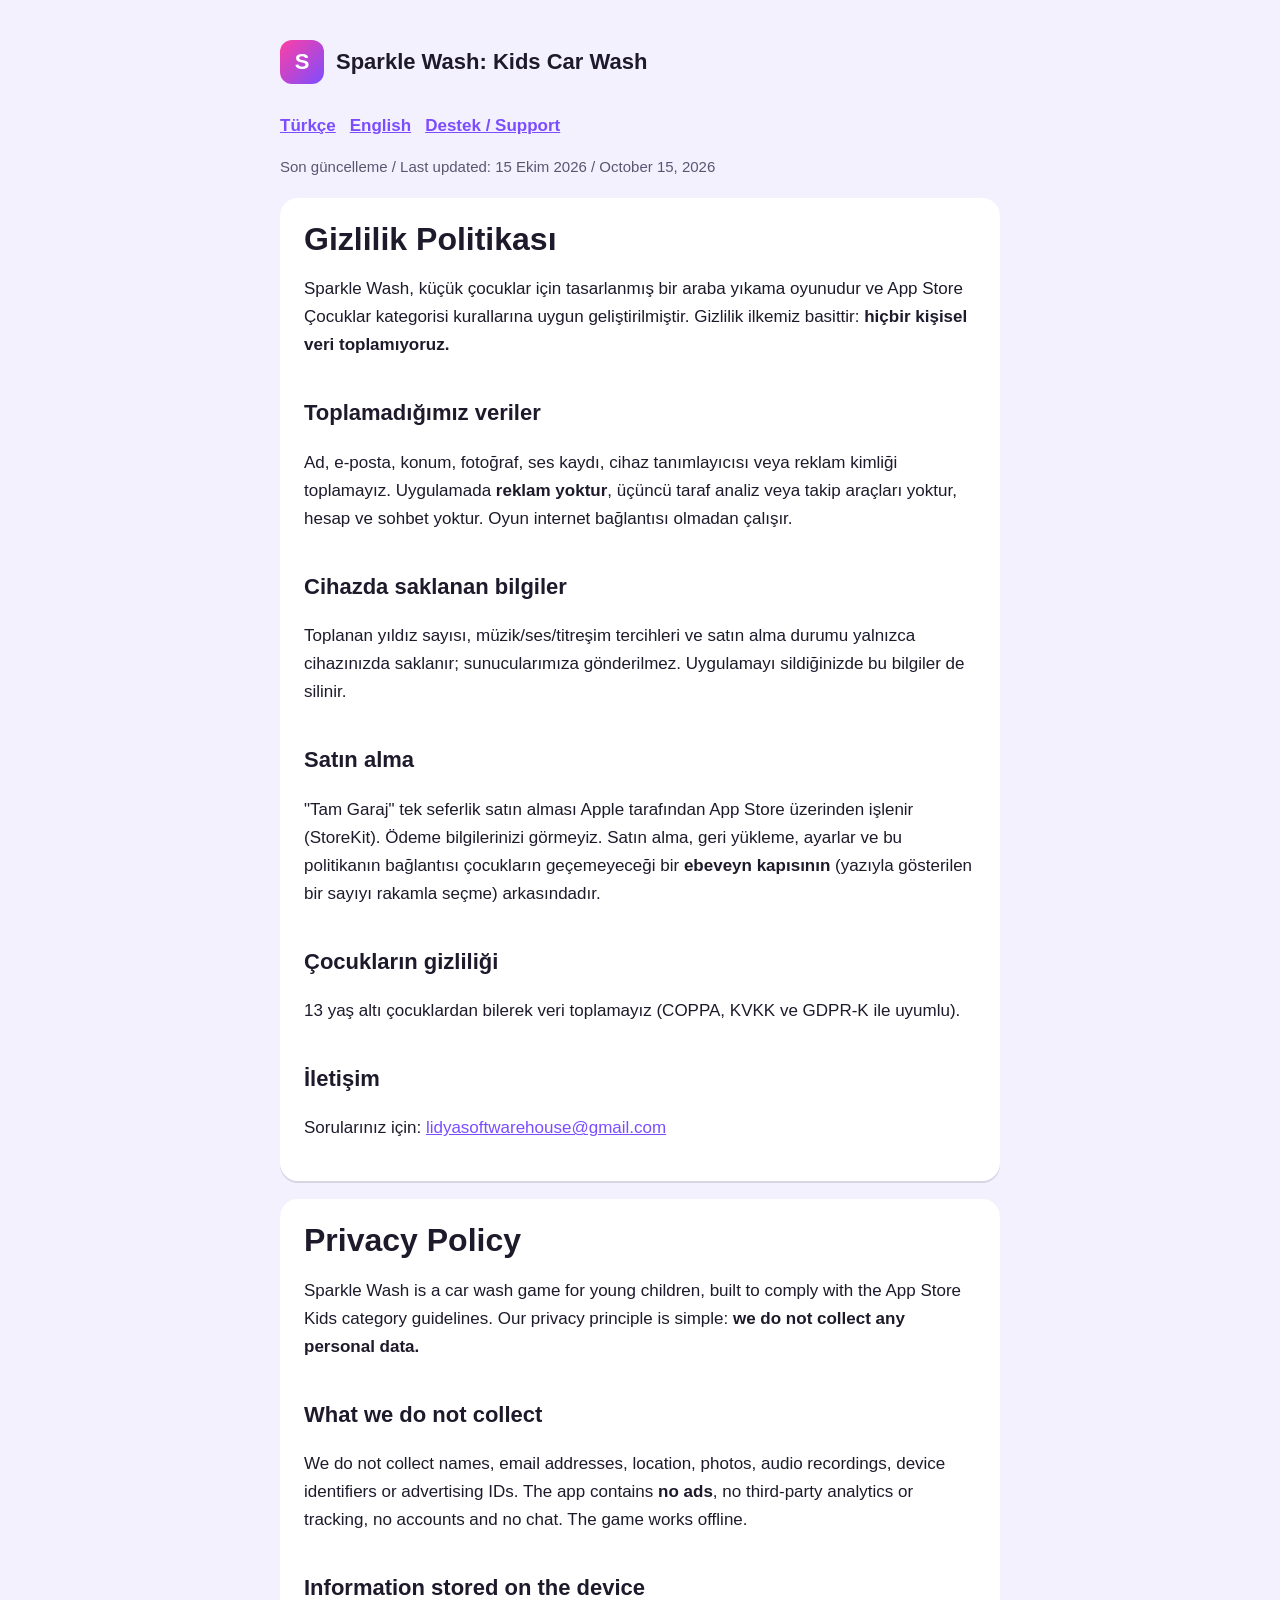
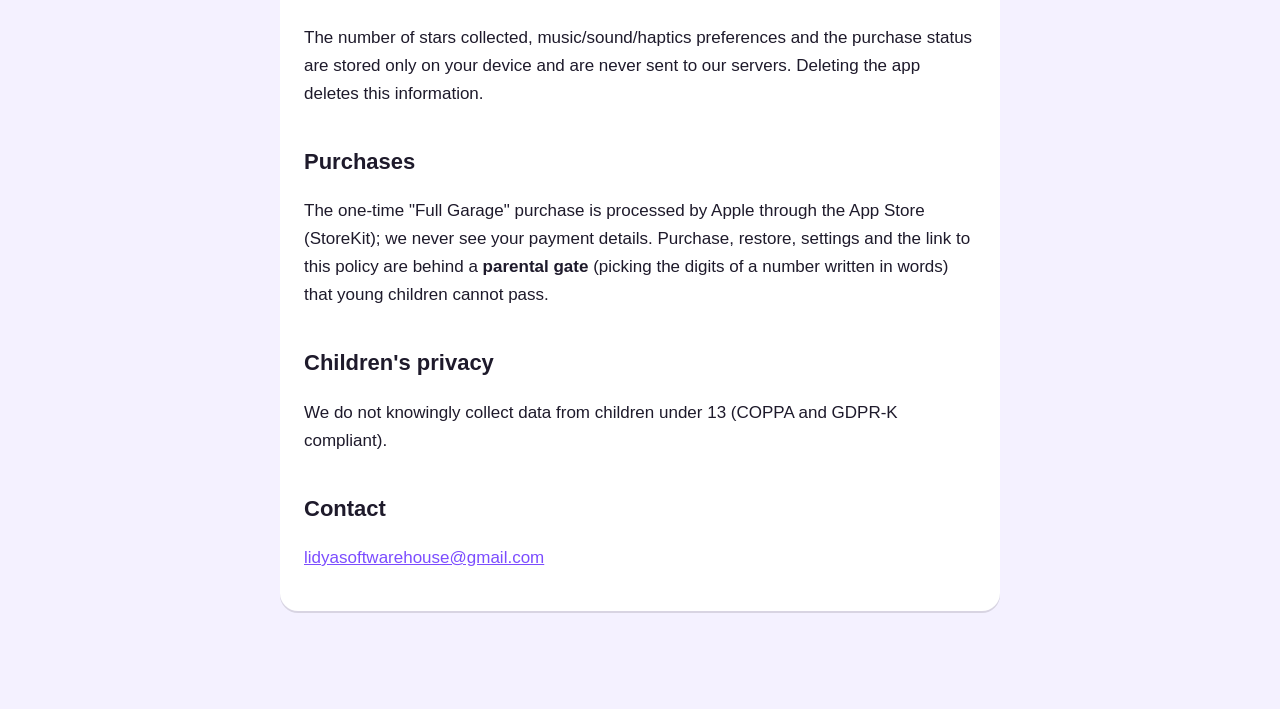
<file: privacy-policy.html>
<!doctype html><html lang="tr"><head><meta charset="utf-8"><meta name="viewport" content="width=device-width,initial-scale=1"><title>Sparkle Wash · Gizlilik Politikası / Privacy Policy</title><link rel="stylesheet" href="style.css"></head>
<body><main>
<header><div class="logo">S</div><div class="wordmark">Sparkle Wash: Kids Car Wash</div></header>
<nav><a href="#tr">Türkçe</a><a href="#en">English</a><a href="support.html">Destek / Support</a></nav>
<p class="muted">Son güncelleme / Last updated: 15 Ekim 2026 / October 15, 2026</p>

<section id="tr"><h1>Gizlilik Politikası</h1>
<p>Sparkle Wash, küçük çocuklar için tasarlanmış bir araba yıkama oyunudur ve App Store Çocuklar kategorisi kurallarına uygun geliştirilmiştir. Gizlilik ilkemiz basittir: <b>hiçbir kişisel veri toplamıyoruz.</b></p>
<h2>Toplamadığımız veriler</h2>
<p>Ad, e-posta, konum, fotoğraf, ses kaydı, cihaz tanımlayıcısı veya reklam kimliği toplamayız. Uygulamada <b>reklam yoktur</b>, üçüncü taraf analiz veya takip araçları yoktur, hesap ve sohbet yoktur. Oyun internet bağlantısı olmadan çalışır.</p>
<h2>Cihazda saklanan bilgiler</h2>
<p>Toplanan yıldız sayısı, müzik/ses/titreşim tercihleri ve satın alma durumu yalnızca cihazınızda saklanır; sunucularımıza gönderilmez. Uygulamayı sildiğinizde bu bilgiler de silinir.</p>
<h2>Satın alma</h2>
<p>"Tam Garaj" tek seferlik satın alması Apple tarafından App Store üzerinden işlenir (StoreKit). Ödeme bilgilerinizi görmeyiz. Satın alma, geri yükleme, ayarlar ve bu politikanın bağlantısı çocukların geçemeyeceği bir <b>ebeveyn kapısının</b> (yazıyla gösterilen bir sayıyı rakamla seçme) arkasındadır.</p>
<h2>Çocukların gizliliği</h2>
<p>13 yaş altı çocuklardan bilerek veri toplamayız (COPPA, KVKK ve GDPR-K ile uyumlu).</p>
<h2>İletişim</h2>
<p>Sorularınız için: <a href="mailto:lidyasoftwarehouse@gmail.com">lidyasoftwarehouse@gmail.com</a></p></section>

<section id="en"><h1>Privacy Policy</h1>
<p>Sparkle Wash is a car wash game for young children, built to comply with the App Store Kids category guidelines. Our privacy principle is simple: <b>we do not collect any personal data.</b></p>
<h2>What we do not collect</h2>
<p>We do not collect names, email addresses, location, photos, audio recordings, device identifiers or advertising IDs. The app contains <b>no ads</b>, no third-party analytics or tracking, no accounts and no chat. The game works offline.</p>
<h2>Information stored on the device</h2>
<p>The number of stars collected, music/sound/haptics preferences and the purchase status are stored only on your device and are never sent to our servers. Deleting the app deletes this information.</p>
<h2>Purchases</h2>
<p>The one-time "Full Garage" purchase is processed by Apple through the App Store (StoreKit); we never see your payment details. Purchase, restore, settings and the link to this policy are behind a <b>parental gate</b> (picking the digits of a number written in words) that young children cannot pass.</p>
<h2>Children's privacy</h2>
<p>We do not knowingly collect data from children under 13 (COPPA and GDPR-K compliant).</p>
<h2>Contact</h2>
<p><a href="mailto:lidyasoftwarehouse@gmail.com">lidyasoftwarehouse@gmail.com</a></p></section>
</main></body></html>
</file>
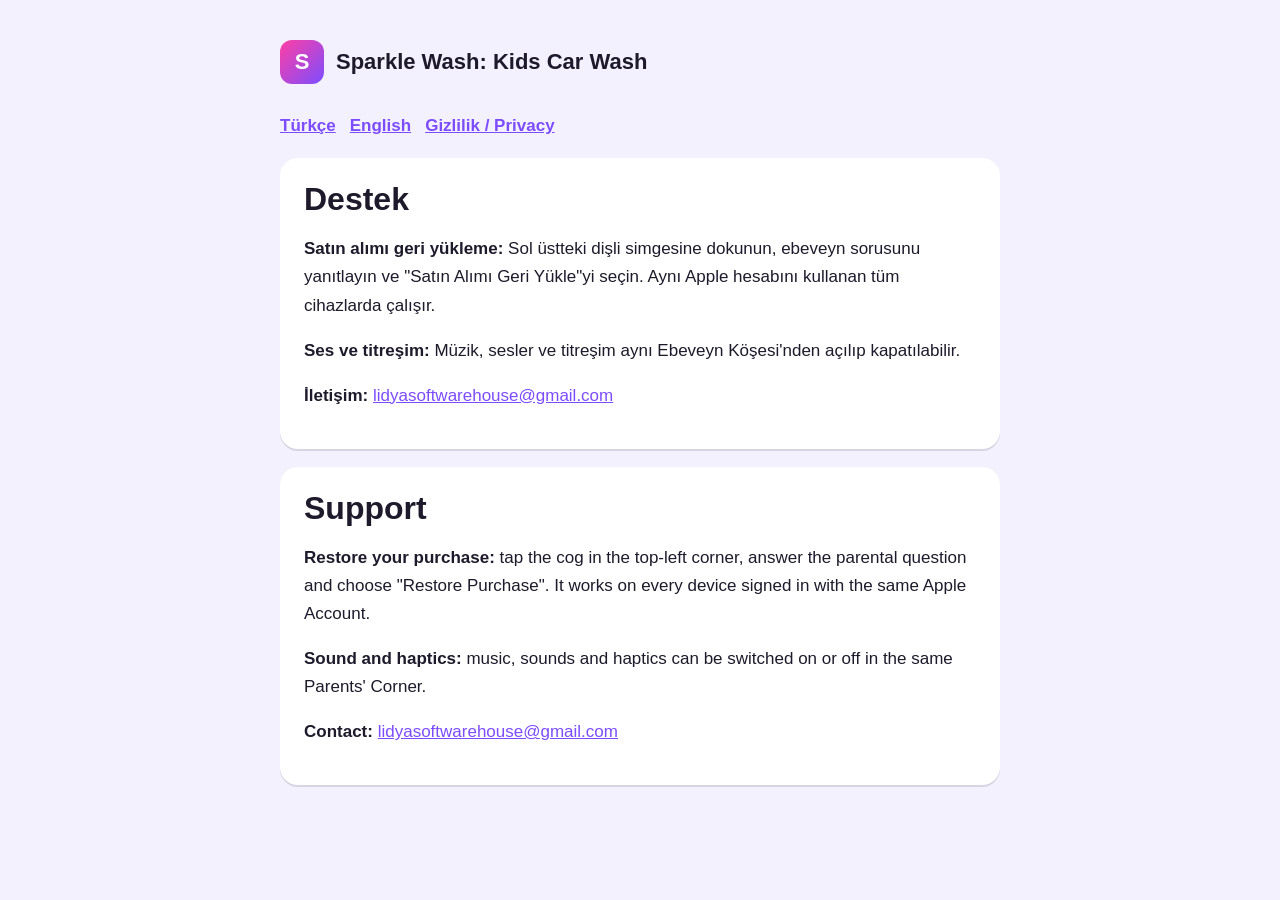
<file: support.html>
<!doctype html><html lang="tr"><head><meta charset="utf-8"><meta name="viewport" content="width=device-width,initial-scale=1"><title>Sparkle Wash · Destek / Support</title><link rel="stylesheet" href="style.css"></head>
<body><main>
<header><div class="logo">S</div><div class="wordmark">Sparkle Wash: Kids Car Wash</div></header>
<nav><a href="#tr">Türkçe</a><a href="#en">English</a><a href="privacy-policy.html">Gizlilik / Privacy</a></nav>

<section id="tr"><h1>Destek</h1>
<p><b>Satın alımı geri yükleme:</b> Sol üstteki dişli simgesine dokunun, ebeveyn sorusunu yanıtlayın ve "Satın Alımı Geri Yükle"yi seçin. Aynı Apple hesabını kullanan tüm cihazlarda çalışır.</p>
<p><b>Ses ve titreşim:</b> Müzik, sesler ve titreşim aynı Ebeveyn Köşesi'nden açılıp kapatılabilir.</p>
<p><b>İletişim:</b> <a href="mailto:lidyasoftwarehouse@gmail.com">lidyasoftwarehouse@gmail.com</a></p></section>

<section id="en"><h1>Support</h1>
<p><b>Restore your purchase:</b> tap the cog in the top-left corner, answer the parental question and choose "Restore Purchase". It works on every device signed in with the same Apple Account.</p>
<p><b>Sound and haptics:</b> music, sounds and haptics can be switched on or off in the same Parents' Corner.</p>
<p><b>Contact:</b> <a href="mailto:lidyasoftwarehouse@gmail.com">lidyasoftwarehouse@gmail.com</a></p></section>
</main></body></html>
</file>
<file: style.css>
:root{color-scheme:light}*{box-sizing:border-box}body{margin:0;padding:40px 20px 80px;font:17px/1.65 -apple-system,BlinkMacSystemFont,"Segoe UI",Roboto,sans-serif;color:#1E1A2B;background:#F4F1FF;display:flex;justify-content:center}main{width:100%;max-width:720px}header{display:flex;align-items:center;gap:12px;margin-bottom:28px}.logo{width:44px;height:44px;border-radius:12px;background:linear-gradient(135deg,#FF3FA4,#7C4DFF);display:grid;place-items:center;color:#fff;font-weight:800;font-size:22px}.wordmark{font-weight:800;font-size:22px}h1{font-size:32px;line-height:1.2;margin:0 0 6px}h2{font-size:22px;margin:36px 0 10px}section{background:#fff;border-radius:18px;padding:22px 24px;margin:18px 0;box-shadow:0 2px 0 #1E1A2B22}.muted{color:#5b5670;font-size:15px}nav a{margin-right:14px;font-weight:600;color:#7C4DFF}[dir=rtl]{text-align:right}a{color:#7C4DFF}
</file>
